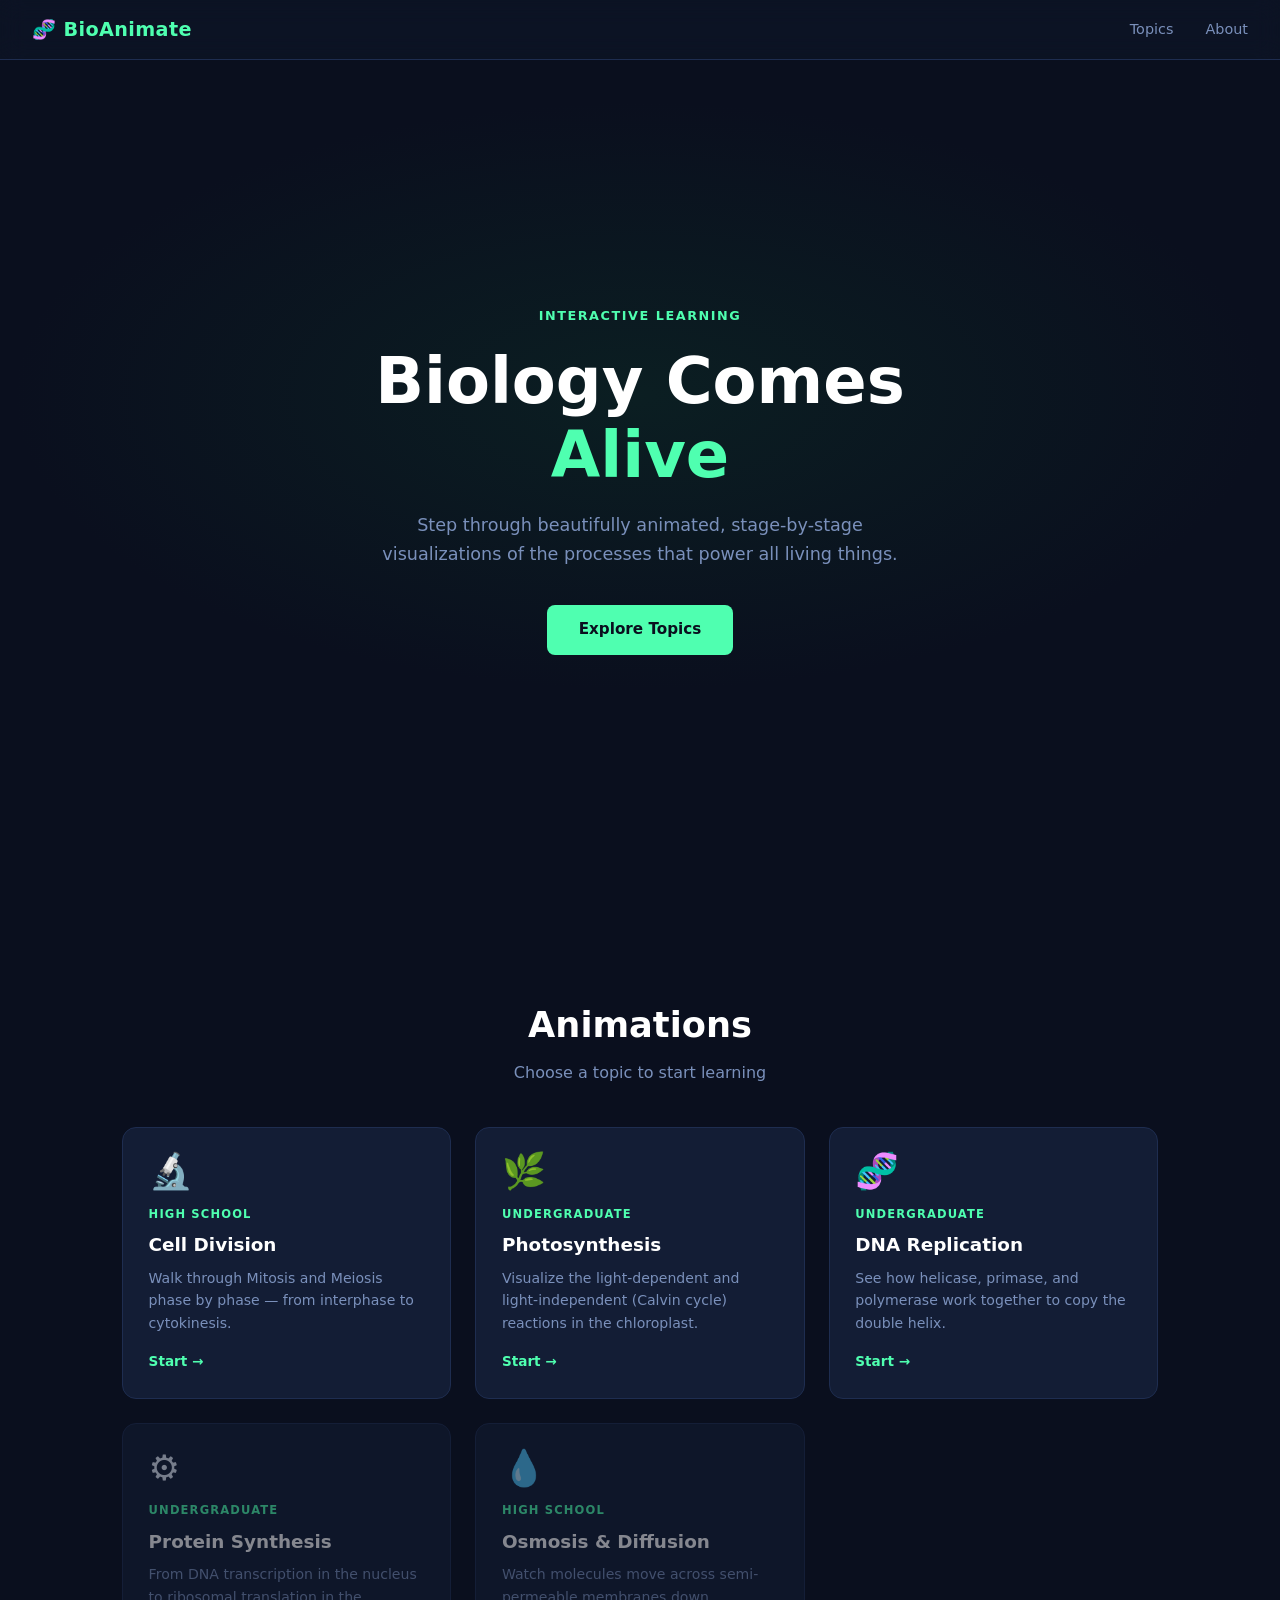
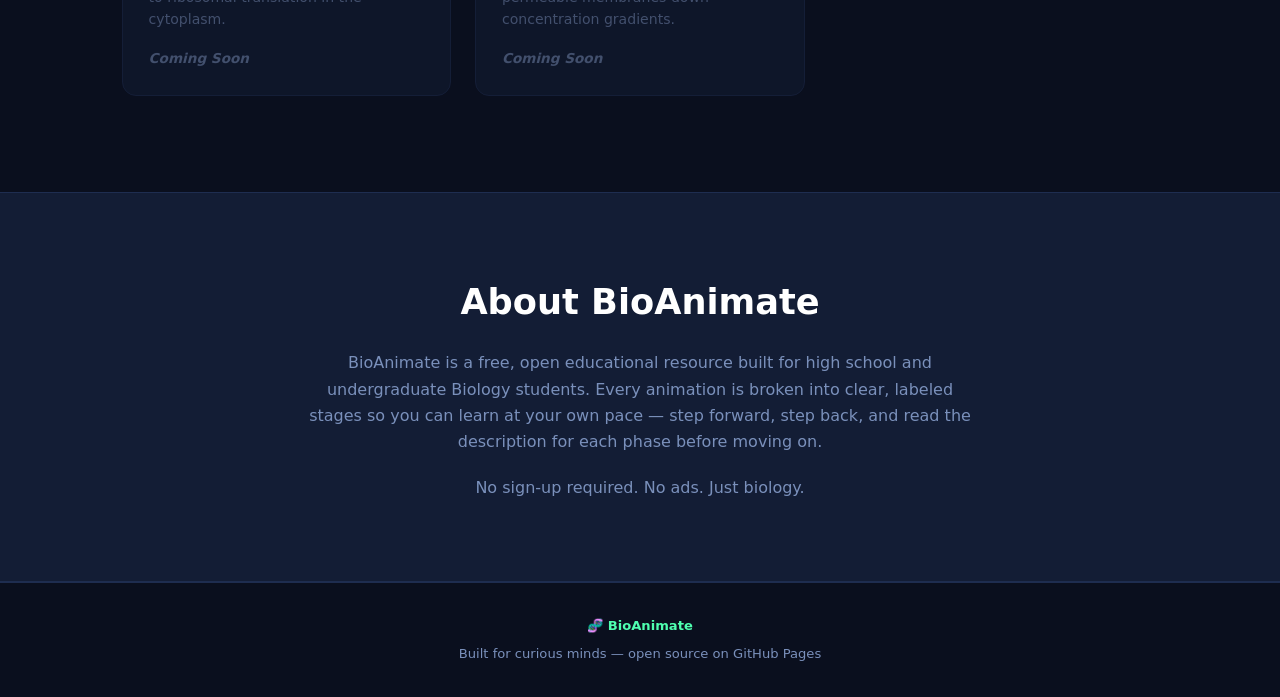
<file: index.html>
<!DOCTYPE html>
<html lang="en">
<head>
  <meta charset="UTF-8" />
  <meta name="viewport" content="width=device-width, initial-scale=1.0" />
  <title>BioAnimate — Biology Comes Alive</title>
  <link rel="stylesheet" href="style.css" />
</head>
<body>

  <!-- NAV -->
  <nav class="navbar">
    <a class="nav-brand" href="#">🧬 BioAnimate</a>
    <ul class="nav-links">
      <li><a href="#topics">Topics</a></li>
      <li><a href="#about">About</a></li>
    </ul>
  </nav>

  <!-- HERO -->
  <section class="hero">
    <div class="hero-content">
      <p class="hero-tag">Interactive Learning</p>
      <h1 class="hero-headline">Biology Comes <span class="accent">Alive</span></h1>
      <p class="hero-sub">
        Step through beautifully animated, stage-by-stage visualizations of
        the processes that power all living things.
      </p>
      <a href="#topics" class="btn-primary">Explore Topics</a>
    </div>
  </section>

  <!-- TOPICS -->
  <section class="topics-section" id="topics">
    <h2 class="section-title">Animations</h2>
    <p class="section-sub">Choose a topic to start learning</p>

    <div class="topics-grid">

      <a class="card" href="animations/cell-division/">
        <div class="card-icon">🔬</div>
        <div class="card-body">
          <span class="card-level">High School</span>
          <h3 class="card-title">Cell Division</h3>
          <p class="card-desc">Walk through Mitosis and Meiosis phase by phase — from interphase to cytokinesis.</p>
        </div>
        <span class="card-cta">Start &rarr;</span>
      </a>

      <a class="card" href="animations/photosynthesis/">
        <div class="card-icon">🌿</div>
        <div class="card-body">
          <span class="card-level">Undergraduate</span>
          <h3 class="card-title">Photosynthesis</h3>
          <p class="card-desc">Visualize the light-dependent and light-independent (Calvin cycle) reactions in the chloroplast.</p>
        </div>
        <span class="card-cta">Start &rarr;</span>
      </a>

      <a class="card" href="animations/dna-replication/">
        <div class="card-icon">🧬</div>
        <div class="card-body">
          <span class="card-level">Undergraduate</span>
          <h3 class="card-title">DNA Replication</h3>
          <p class="card-desc">See how helicase, primase, and polymerase work together to copy the double helix.</p>
        </div>
        <span class="card-cta">Start &rarr;</span>
      </a>

      <div class="card card--soon">
        <div class="card-icon">⚙️</div>
        <div class="card-body">
          <span class="card-level">Undergraduate</span>
          <h3 class="card-title">Protein Synthesis</h3>
          <p class="card-desc">From DNA transcription in the nucleus to ribosomal translation in the cytoplasm.</p>
        </div>
        <span class="card-cta soon-badge">Coming Soon</span>
      </div>

      <div class="card card--soon">
        <div class="card-icon">💧</div>
        <div class="card-body">
          <span class="card-level">High School</span>
          <h3 class="card-title">Osmosis &amp; Diffusion</h3>
          <p class="card-desc">Watch molecules move across semi-permeable membranes down concentration gradients.</p>
        </div>
        <span class="card-cta soon-badge">Coming Soon</span>
      </div>

    </div>
  </section>

  <!-- ABOUT -->
  <section class="about-section" id="about">
    <div class="about-inner">
      <h2 class="section-title">About BioAnimate</h2>
      <p>
        BioAnimate is a free, open educational resource built for high school and
        undergraduate Biology students. Every animation is broken into clear,
        labeled stages so you can learn at your own pace — step forward, step back,
        and read the description for each phase before moving on.
      </p>
      <p>
        No sign-up required. No ads. Just biology.
      </p>
    </div>
  </section>

  <!-- FOOTER -->
  <footer class="footer">
    <span>🧬 BioAnimate</span>
    <span>Built for curious minds &mdash; open source on GitHub Pages</span>
  </footer>

</body>
</html>
</file>
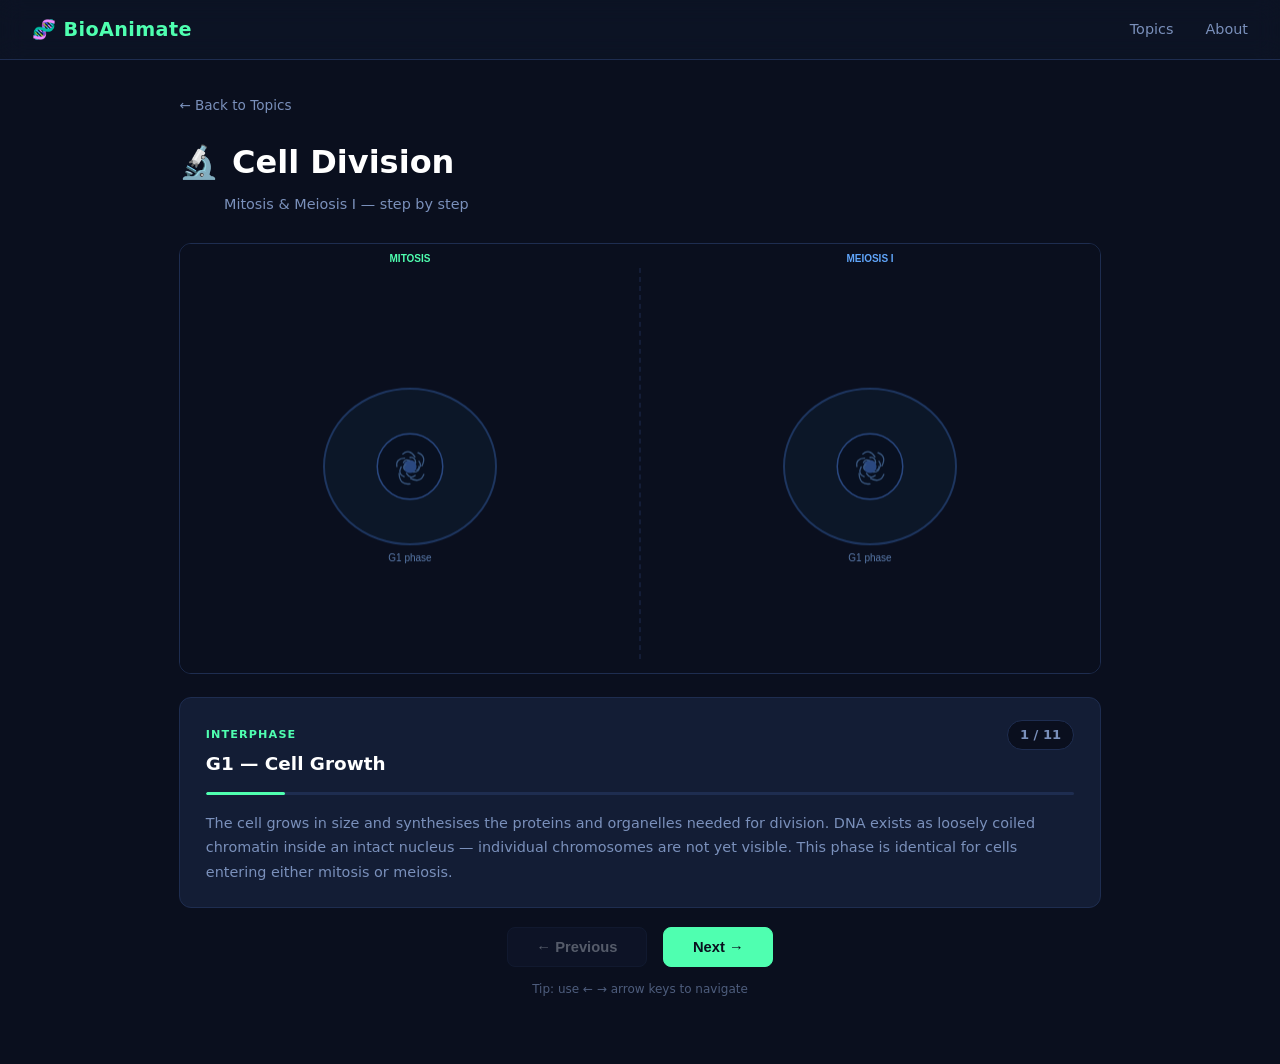
<file: animations/cell-division/index.html>
<!DOCTYPE html>
<html lang="en">
<head>
  <meta charset="UTF-8" />
  <meta name="viewport" content="width=device-width, initial-scale=1.0" />
  <title>Cell Division — BioAnimate</title>
  <link rel="stylesheet" href="../../style.css" />
  <style>
    .anim-page {
      max-width: 960px;
      margin: 0 auto;
      padding: 2rem 1.2rem 4rem;
    }

    .anim-header {
      margin-bottom: 1.6rem;
    }

    .back-link {
      display: inline-flex;
      align-items: center;
      gap: 0.4rem;
      font-size: 0.85rem;
      color: var(--text-muted);
      margin-bottom: 1.2rem;
      transition: color 0.2s;
    }
    .back-link:hover { color: var(--accent); }

    .anim-title-row {
      display: flex;
      align-items: center;
      gap: 0.8rem;
      margin-bottom: 0.3rem;
    }

    .anim-icon { font-size: 2rem; line-height: 1; }

    h1.anim-title {
      font-size: clamp(1.5rem, 4vw, 2rem);
      font-weight: 800;
      color: #fff;
    }

    .anim-subtitle {
      font-size: 0.9rem;
      color: var(--text-muted);
      margin-left: 2.8rem;
    }

    /* Canvas */
    .canvas-wrap {
      width: 100%;
      border-radius: 12px;
      overflow: hidden;
      border: 1px solid var(--border);
      background: var(--bg);
      margin-bottom: 1.4rem;
    }

    #bio-canvas {
      display: block;
      width: 100%;
    }

    /* Stage panel */
    .stage-panel {
      background: var(--bg-card);
      border: 1px solid var(--border);
      border-radius: 12px;
      padding: 1.4rem 1.6rem;
      margin-bottom: 1.2rem;
    }

    .stage-header {
      display: flex;
      align-items: flex-start;
      justify-content: space-between;
      gap: 1rem;
      margin-bottom: 0.8rem;
    }

    .stage-tag {
      display: inline-block;
      font-size: 0.7rem;
      font-weight: 700;
      letter-spacing: 0.1em;
      text-transform: uppercase;
      color: var(--accent);
      margin-bottom: 0.25rem;
    }

    h2.stage-name {
      font-size: 1.15rem;
      font-weight: 700;
      color: #fff;
    }

    .progress-badge {
      flex-shrink: 0;
      font-size: 0.82rem;
      font-weight: 600;
      color: var(--text-muted);
      background: var(--bg);
      border: 1px solid var(--border);
      border-radius: 20px;
      padding: 0.2rem 0.75rem;
      white-space: nowrap;
    }

    .progress-bar-wrap {
      height: 3px;
      background: var(--border);
      border-radius: 2px;
      margin-bottom: 1rem;
      overflow: hidden;
    }

    .progress-bar {
      height: 100%;
      background: var(--accent);
      border-radius: 2px;
      transition: width 0.3s ease;
    }

    .stage-desc {
      font-size: 0.9rem;
      color: var(--text-muted);
      line-height: 1.7;
      white-space: pre-line;
    }

    /* Controls */
    .anim-controls {
      display: flex;
      gap: 1rem;
      justify-content: center;
    }

    .ctrl-btn {
      padding: 0.7rem 1.8rem;
      border-radius: 8px;
      font-size: 0.92rem;
      font-weight: 600;
      cursor: pointer;
      border: 1px solid var(--border);
      background: var(--bg-card);
      color: var(--text);
      transition: border-color 0.2s, background 0.2s, opacity 0.2s;
    }

    .ctrl-btn:hover:not(:disabled) {
      border-color: var(--accent);
      color: var(--accent);
    }

    .ctrl-btn:disabled {
      opacity: 0.35;
      cursor: not-allowed;
    }

    .ctrl-btn--primary {
      background: var(--accent);
      color: #0a0f1e;
      border-color: var(--accent);
    }

    .ctrl-btn--primary:hover:not(:disabled) {
      background: #2ecc87;
      border-color: #2ecc87;
      color: #0a0f1e;
    }

    .keyboard-hint {
      text-align: center;
      font-size: 0.75rem;
      color: var(--text-muted);
      margin-top: 0.8rem;
      opacity: 0.6;
    }
  </style>
</head>
<body>

  <nav class="navbar">
    <a class="nav-brand" href="../../index.html">🧬 BioAnimate</a>
    <ul class="nav-links">
      <li><a href="../../index.html#topics">Topics</a></li>
      <li><a href="../../index.html#about">About</a></li>
    </ul>
  </nav>

  <main class="anim-page">

    <div class="anim-header">
      <a class="back-link" href="../../index.html">&#8592; Back to Topics</a>
      <div class="anim-title-row">
        <span class="anim-icon">🔬</span>
        <h1 class="anim-title">Cell Division</h1>
      </div>
      <p class="anim-subtitle">Mitosis &amp; Meiosis I — step by step</p>
    </div>

    <div class="canvas-wrap">
      <canvas id="bio-canvas"></canvas>
    </div>

    <div class="stage-panel">
      <div class="stage-header">
        <div>
          <div class="stage-tag" id="stage-tag">Interphase</div>
          <h2 class="stage-name" id="stage-name">G1 — Cell Growth</h2>
        </div>
        <span class="progress-badge" id="progress">1 / 11</span>
      </div>
      <div class="progress-bar-wrap">
        <div class="progress-bar" id="progress-bar"></div>
      </div>
      <p class="stage-desc" id="stage-desc"></p>
    </div>

    <div class="anim-controls">
      <button class="ctrl-btn" id="btn-prev">&#8592; Previous</button>
      <button class="ctrl-btn ctrl-btn--primary" id="btn-next">Next &#8594;</button>
    </div>
    <p class="keyboard-hint">Tip: use ← → arrow keys to navigate</p>

  </main>

  <script src="animation.js"></script>
</body>
</html>
</file>
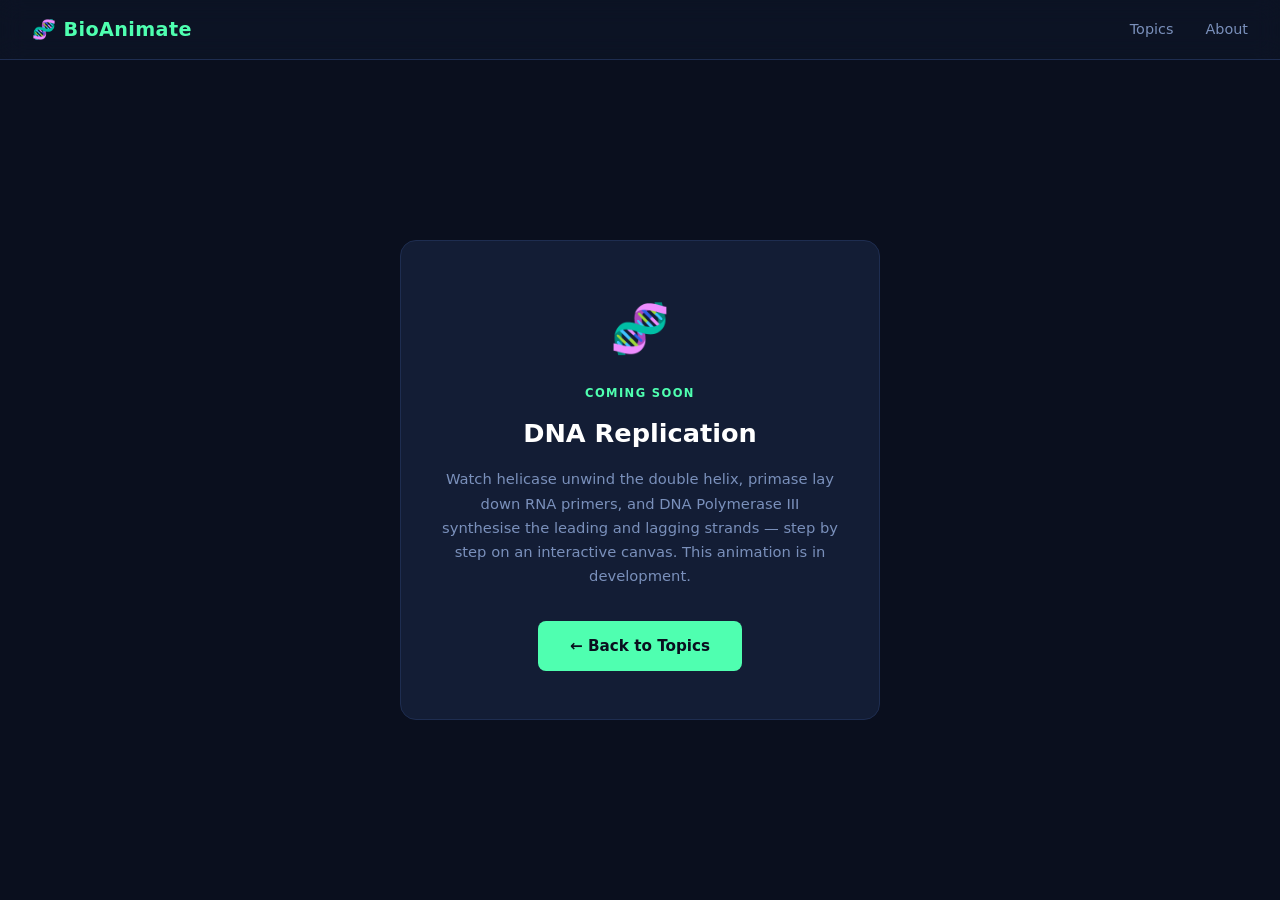
<file: animations/dna-replication/index.html>
<!DOCTYPE html>
<html lang="en">
<head>
  <meta charset="UTF-8" />
  <meta name="viewport" content="width=device-width, initial-scale=1.0" />
  <title>DNA Replication — BioAnimate</title>
  <link rel="stylesheet" href="../../style.css" />
  <style>
    .coming-soon-page {
      min-height: calc(100vh - 60px);
      display: flex;
      align-items: center;
      justify-content: center;
      padding: 2rem;
      text-align: center;
    }
    .coming-soon-card {
      background: var(--bg-card);
      border: 1px solid var(--border);
      border-radius: 16px;
      padding: 3rem 2.5rem;
      max-width: 480px;
    }
    .cs-icon { font-size: 3rem; margin-bottom: 1rem; }
    .cs-label {
      font-size: 0.72rem;
      font-weight: 700;
      letter-spacing: 0.12em;
      text-transform: uppercase;
      color: var(--accent);
      margin-bottom: 0.6rem;
    }
    .cs-title {
      font-size: 1.6rem;
      font-weight: 800;
      color: #fff;
      margin-bottom: 0.8rem;
    }
    .cs-desc {
      font-size: 0.92rem;
      color: var(--text-muted);
      line-height: 1.65;
      margin-bottom: 2rem;
    }
  </style>
</head>
<body>

  <nav class="navbar">
    <a class="nav-brand" href="../../index.html">🧬 BioAnimate</a>
    <ul class="nav-links">
      <li><a href="../../index.html#topics">Topics</a></li>
      <li><a href="../../index.html#about">About</a></li>
    </ul>
  </nav>

  <div class="coming-soon-page">
    <div class="coming-soon-card">
      <div class="cs-icon">🧬</div>
      <p class="cs-label">Coming Soon</p>
      <h1 class="cs-title">DNA Replication</h1>
      <p class="cs-desc">
        Watch helicase unwind the double helix, primase lay down RNA primers,
        and DNA Polymerase III synthesise the leading and lagging strands —
        step by step on an interactive canvas. This animation is in development.
      </p>
      <a href="../../index.html" class="btn-primary">← Back to Topics</a>
    </div>
  </div>

</body>
</html>
</file>
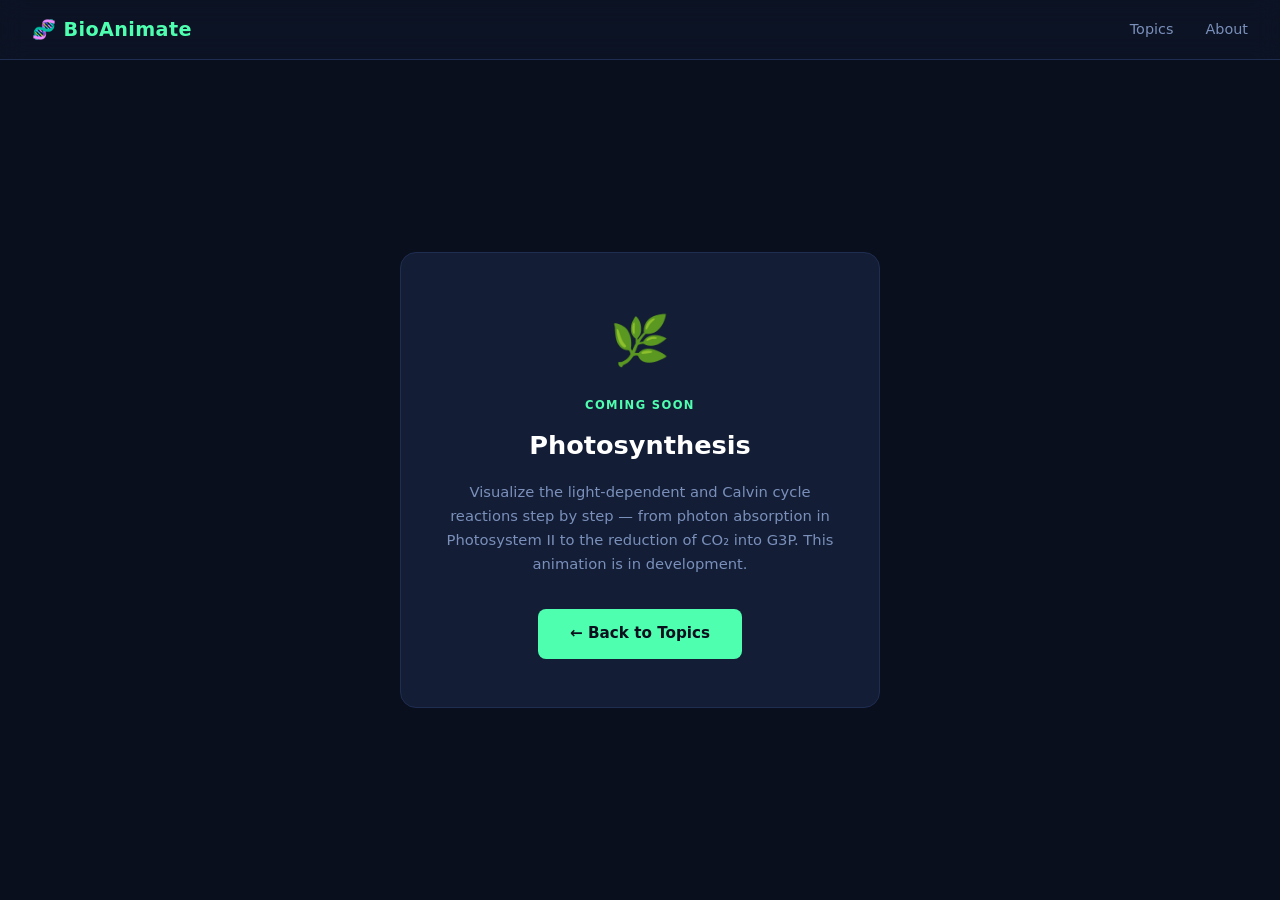
<file: animations/photosynthesis/index.html>
<!DOCTYPE html>
<html lang="en">
<head>
  <meta charset="UTF-8" />
  <meta name="viewport" content="width=device-width, initial-scale=1.0" />
  <title>Photosynthesis — BioAnimate</title>
  <link rel="stylesheet" href="../../style.css" />
  <style>
    .coming-soon-page {
      min-height: calc(100vh - 60px);
      display: flex;
      align-items: center;
      justify-content: center;
      padding: 2rem;
      text-align: center;
    }
    .coming-soon-card {
      background: var(--bg-card);
      border: 1px solid var(--border);
      border-radius: 16px;
      padding: 3rem 2.5rem;
      max-width: 480px;
    }
    .cs-icon { font-size: 3rem; margin-bottom: 1rem; }
    .cs-label {
      font-size: 0.72rem;
      font-weight: 700;
      letter-spacing: 0.12em;
      text-transform: uppercase;
      color: var(--accent);
      margin-bottom: 0.6rem;
    }
    .cs-title {
      font-size: 1.6rem;
      font-weight: 800;
      color: #fff;
      margin-bottom: 0.8rem;
    }
    .cs-desc {
      font-size: 0.92rem;
      color: var(--text-muted);
      line-height: 1.65;
      margin-bottom: 2rem;
    }
  </style>
</head>
<body>

  <nav class="navbar">
    <a class="nav-brand" href="../../index.html">🧬 BioAnimate</a>
    <ul class="nav-links">
      <li><a href="../../index.html#topics">Topics</a></li>
      <li><a href="../../index.html#about">About</a></li>
    </ul>
  </nav>

  <div class="coming-soon-page">
    <div class="coming-soon-card">
      <div class="cs-icon">🌿</div>
      <p class="cs-label">Coming Soon</p>
      <h1 class="cs-title">Photosynthesis</h1>
      <p class="cs-desc">
        Visualize the light-dependent and Calvin cycle reactions step by step —
        from photon absorption in Photosystem II to the reduction of CO₂ into G3P.
        This animation is in development.
      </p>
      <a href="../../index.html" class="btn-primary">← Back to Topics</a>
    </div>
  </div>

</body>
</html>
</file>
<file: style.css>
/* ── Reset & Base ───────────────────────────────────────────── */
*, *::before, *::after {
  box-sizing: border-box;
  margin: 0;
  padding: 0;
}

:root {
  --bg:       #0a0f1e;
  --bg-card:  #131d35;
  --bg-nav:   #0d1426cc;
  --accent:   #4fffb0;
  --accent-dim: #2ecc87;
  --text:     #e2eaf7;
  --text-muted: #7a90bb;
  --border:   #1e2d50;
  --radius:   14px;
  --font:     'Segoe UI', system-ui, sans-serif;
}

html {
  scroll-behavior: smooth;
}

body {
  background-color: var(--bg);
  color: var(--text);
  font-family: var(--font);
  line-height: 1.65;
  min-height: 100vh;
}

a {
  text-decoration: none;
  color: inherit;
}

/* ── Navbar ─────────────────────────────────────────────────── */
.navbar {
  position: sticky;
  top: 0;
  z-index: 100;
  display: flex;
  align-items: center;
  justify-content: space-between;
  padding: 0 2rem;
  height: 60px;
  background: var(--bg-nav);
  backdrop-filter: blur(12px);
  -webkit-backdrop-filter: blur(12px);
  border-bottom: 1px solid var(--border);
}

.nav-brand {
  font-size: 1.2rem;
  font-weight: 700;
  color: var(--accent);
  letter-spacing: 0.02em;
}

.nav-links {
  list-style: none;
  display: flex;
  gap: 2rem;
}

.nav-links a {
  font-size: 0.9rem;
  font-weight: 500;
  color: var(--text-muted);
  transition: color 0.2s;
}

.nav-links a:hover {
  color: var(--accent);
}

/* ── Hero ───────────────────────────────────────────────────── */
.hero {
  min-height: calc(100vh - 60px);
  display: flex;
  align-items: center;
  justify-content: center;
  text-align: center;
  padding: 4rem 1.5rem;
  background:
    radial-gradient(ellipse 70% 50% at 50% 40%, #0d3d2a55 0%, transparent 70%),
    var(--bg);
}

.hero-content {
  max-width: 680px;
}

.hero-tag {
  font-size: 0.8rem;
  font-weight: 600;
  letter-spacing: 0.12em;
  text-transform: uppercase;
  color: var(--accent);
  margin-bottom: 1.2rem;
}

.hero-headline {
  font-size: clamp(2.4rem, 6vw, 4rem);
  font-weight: 800;
  line-height: 1.15;
  margin-bottom: 1.2rem;
  color: #fff;
}

.accent {
  color: var(--accent);
}

.hero-sub {
  font-size: 1.1rem;
  color: var(--text-muted);
  max-width: 520px;
  margin: 0 auto 2.2rem;
}

.btn-primary {
  display: inline-block;
  padding: 0.8rem 2rem;
  background: var(--accent);
  color: #0a0f1e;
  font-size: 0.95rem;
  font-weight: 700;
  border-radius: 8px;
  transition: background 0.2s, transform 0.15s;
}

.btn-primary:hover {
  background: var(--accent-dim);
  transform: translateY(-2px);
}

/* ── Section shared ─────────────────────────────────────────── */
.section-title {
  font-size: clamp(1.6rem, 3vw, 2.2rem);
  font-weight: 700;
  color: #fff;
  margin-bottom: 0.4rem;
}

.section-sub {
  color: var(--text-muted);
  margin-bottom: 2.5rem;
  font-size: 1rem;
}

/* ── Topics Section ─────────────────────────────────────────── */
.topics-section {
  padding: 6rem 2rem;
  max-width: 1100px;
  margin: 0 auto;
  text-align: center;
}

.topics-grid {
  display: grid;
  grid-template-columns: repeat(auto-fill, minmax(280px, 1fr));
  gap: 1.5rem;
  text-align: left;
}

/* ── Card ───────────────────────────────────────────────────── */
.card {
  display: flex;
  flex-direction: column;
  background: var(--bg-card);
  border: 1px solid var(--border);
  border-radius: var(--radius);
  padding: 1.6rem;
  gap: 1rem;
  transition: border-color 0.2s, transform 0.2s, box-shadow 0.2s;
  cursor: pointer;
}

.card:not(.card--soon):hover {
  border-color: var(--accent);
  transform: translateY(-4px);
  box-shadow: 0 8px 32px #4fffb020;
}

.card--soon {
  opacity: 0.5;
  cursor: default;
}

.card-icon {
  font-size: 2.2rem;
  line-height: 1;
}

.card-body {
  flex: 1;
  display: flex;
  flex-direction: column;
  gap: 0.4rem;
}

.card-level {
  font-size: 0.72rem;
  font-weight: 600;
  letter-spacing: 0.1em;
  text-transform: uppercase;
  color: var(--accent);
}

.card-title {
  font-size: 1.15rem;
  font-weight: 700;
  color: #fff;
}

.card-desc {
  font-size: 0.88rem;
  color: var(--text-muted);
  line-height: 1.6;
}

.card-cta {
  font-size: 0.85rem;
  font-weight: 600;
  color: var(--accent);
}

.soon-badge {
  color: var(--text-muted);
  font-style: italic;
}

/* ── About Section ──────────────────────────────────────────── */
.about-section {
  background: var(--bg-card);
  border-top: 1px solid var(--border);
  border-bottom: 1px solid var(--border);
  padding: 5rem 2rem;
}

.about-inner {
  max-width: 680px;
  margin: 0 auto;
  text-align: center;
}

.about-inner p {
  color: var(--text-muted);
  font-size: 1rem;
  margin-top: 1.2rem;
}

/* ── Footer ─────────────────────────────────────────────────── */
.footer {
  display: flex;
  flex-direction: column;
  align-items: center;
  gap: 0.4rem;
  padding: 2rem;
  text-align: center;
  font-size: 0.82rem;
  color: var(--text-muted);
  border-top: 1px solid var(--border);
}

.footer span:first-child {
  color: var(--accent);
  font-weight: 600;
}

/* ── Mobile ─────────────────────────────────────────────────── */
@media (max-width: 600px) {
  .navbar {
    padding: 0 1.2rem;
  }

  .nav-links {
    gap: 1.2rem;
  }

  .topics-section {
    padding: 4rem 1.2rem;
  }

  .topics-grid {
    grid-template-columns: 1fr;
  }

  .hero {
    padding: 3rem 1.2rem;
  }
}
</file>
